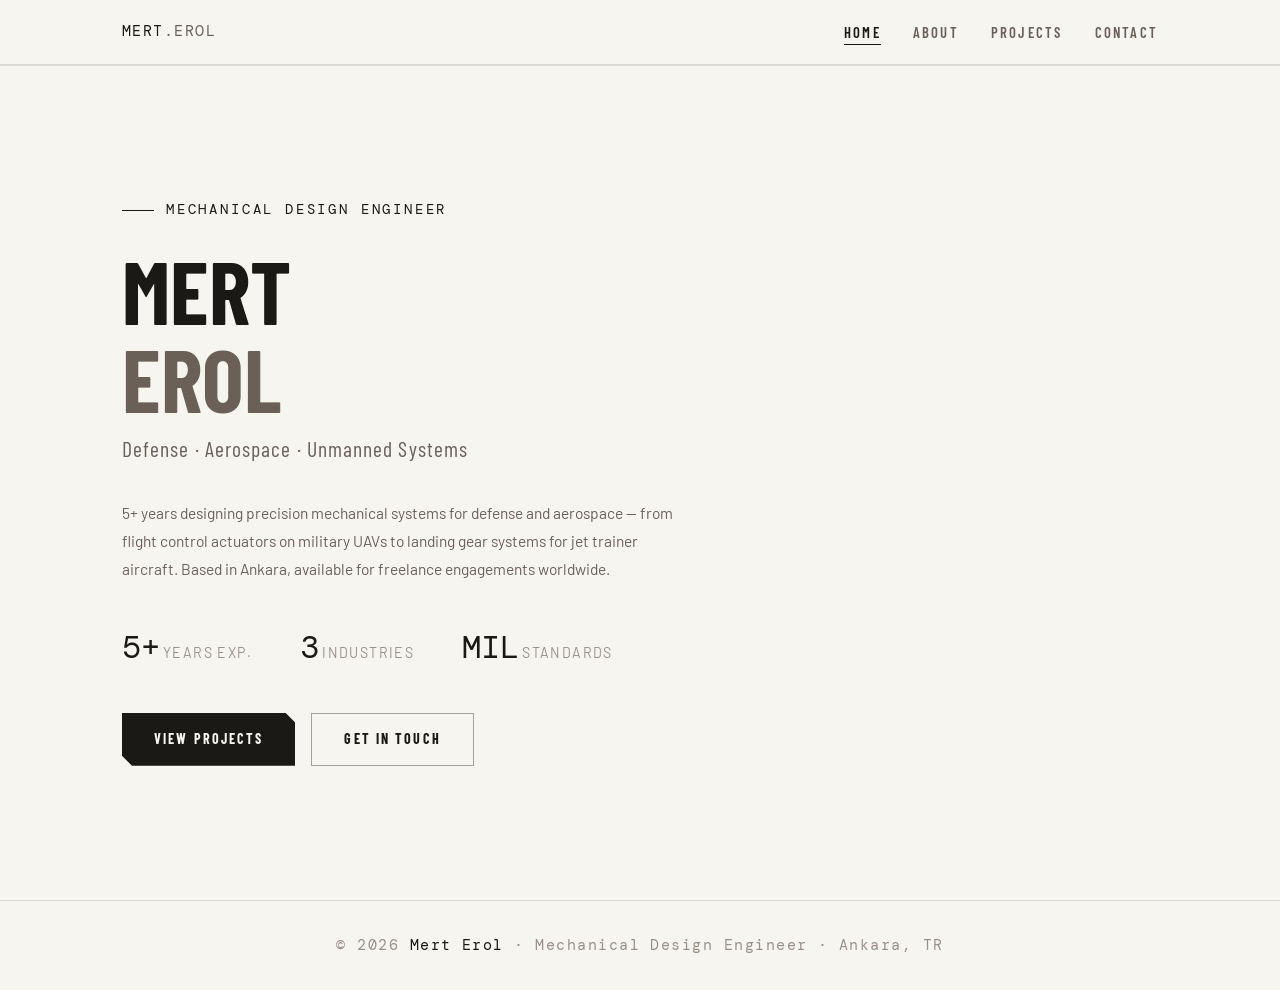
<file: index.html>
<!DOCTYPE html>
<html lang="en">
<head>
  <meta charset="UTF-8">
  <meta name="viewport" content="width=device-width, initial-scale=1.0">
  <title>Mert Erol — Mechanical Design Engineer</title>
  <link rel="stylesheet" href="style.css">
</head>
<body class="page-home">

  <header>
    <div class="nav-inner">
      <a href="index.html" class="nav-logo">MERT<span>.EROL</span></a>
      <nav>
        <ul id="nav-menu">
          <li><a href="index.html" class="active">Home</a></li>
          <li><a href="about.html">About</a></li>
          <li><a href="projects.html">Projects</a></li>
          <li><a href="contact.html">Contact</a></li>
        </ul>
      </nav>
      <button class="hamburger" id="hamburger" aria-label="Menu">
        <span></span><span></span><span></span>
      </button>
    </div>
  </header>

  <div class="page-wrapper">
    <section class="hero">
      <div class="hero-content">
        <div class="hero-tag">Mechanical Design Engineer</div>
        <h1>MERT<br><span class="accent">EROL</span></h1>
        <p class="hero-subtitle">Defense · Aerospace · Unmanned Systems</p>
        <p class="hero-desc">
          5+ years designing precision mechanical systems for defense and aerospace — from flight control actuators on military UAVs to landing gear systems for jet trainer aircraft. Based in Ankara, available for freelance engagements worldwide.
        </p>
        <div class="hero-stats">
          <div class="stat-item">
            <span class="stat-number">5+</span>
            <span class="stat-label">Years Exp.</span>
          </div>
          <div class="stat-item">
            <span class="stat-number">3</span>
            <span class="stat-label">Industries</span>
          </div>
          <div class="stat-item">
            <span class="stat-number">MIL</span>
            <span class="stat-label">Standards</span>
          </div>
        </div>
        <div class="hero-cta">
          <a href="projects.html" class="btn-primary">View Projects</a>
          <a href="contact.html" class="btn-secondary">Get In Touch</a>
        </div>
      </div>
    </section>
  </div>

  <footer>
    <p>© 2026 <span>Mert Erol</span> · Mechanical Design Engineer · Ankara, TR</p>
  </footer>

  <script>
    const hamburger = document.getElementById('hamburger');
    const menu = document.getElementById('nav-menu');
    hamburger.addEventListener('click', () => menu.classList.toggle('open'));
  </script>
</body>
</html>
</file>
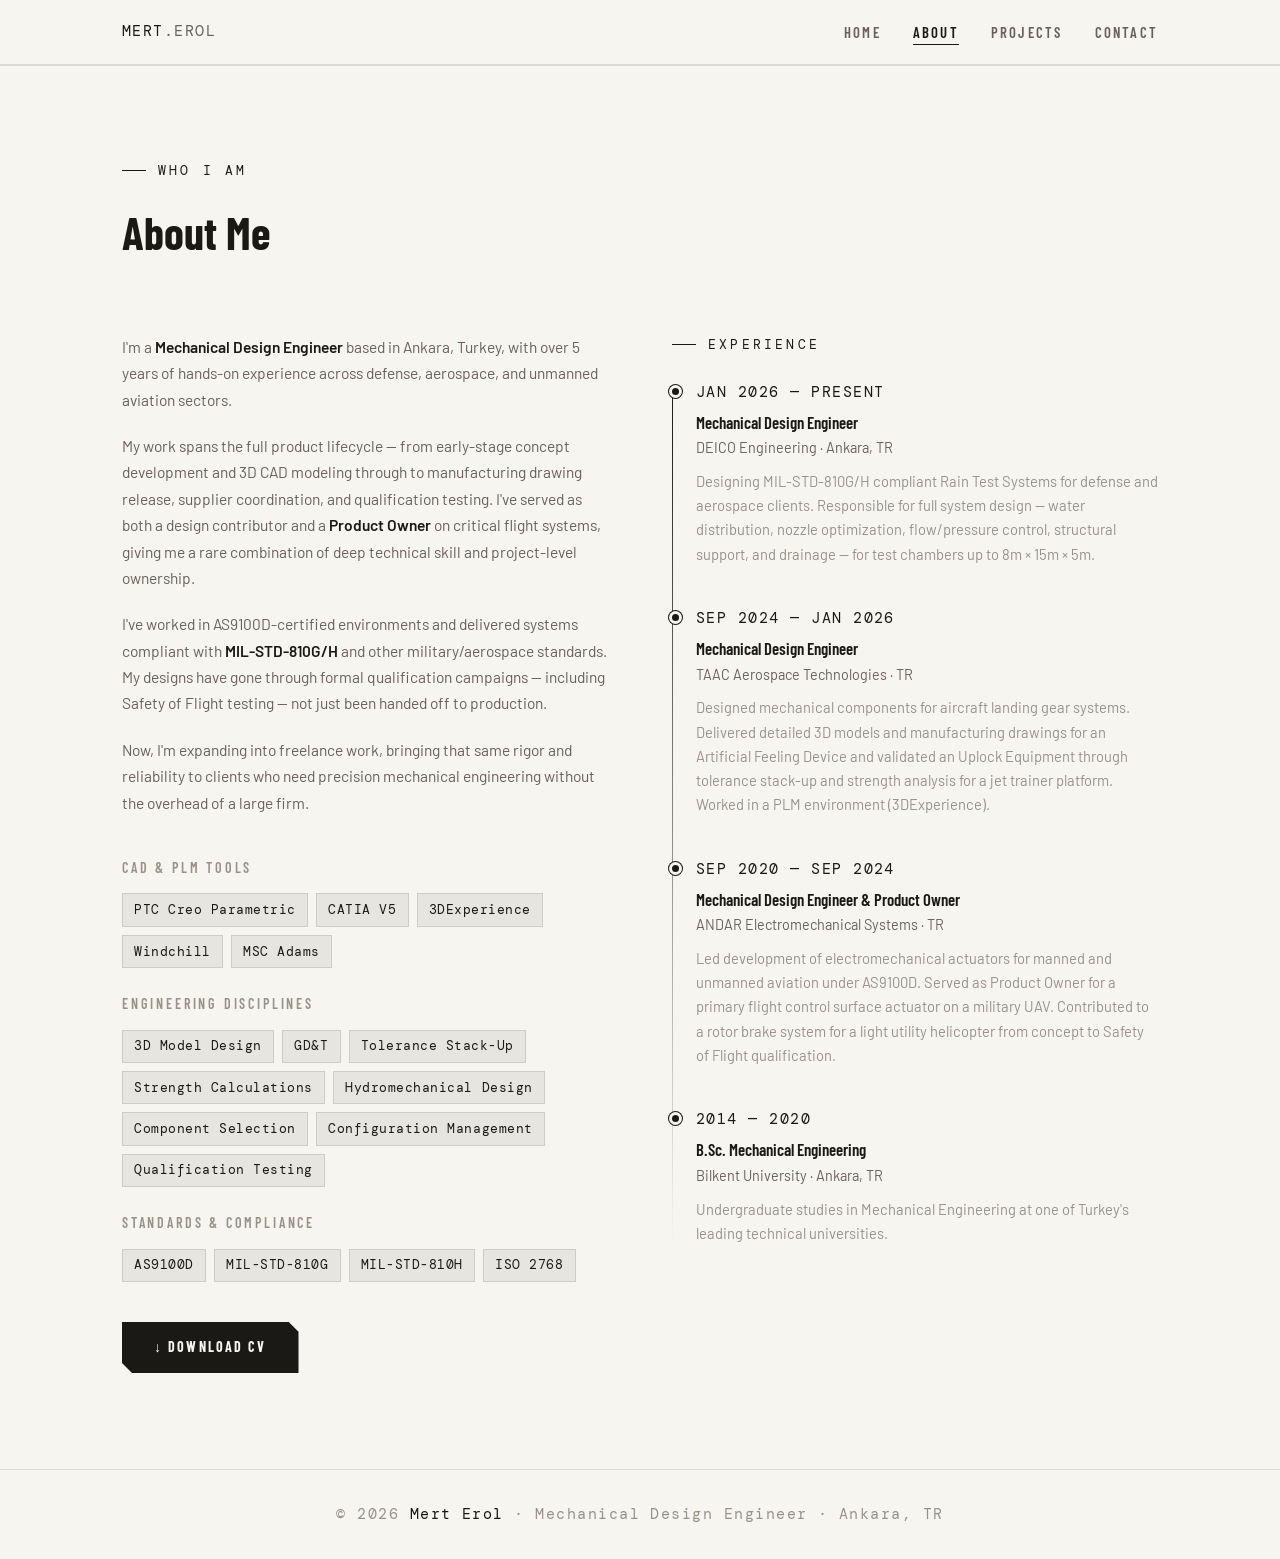
<file: about.html>
<!DOCTYPE html>
<html lang="en">
<head>
  <meta charset="UTF-8">
  <meta name="viewport" content="width=device-width, initial-scale=1.0">
  <title>About — Mert Erol</title>
  <link rel="stylesheet" href="style.css">
</head>
<body class="page-about">

  <header>
    <div class="nav-inner">
      <a href="index.html" class="nav-logo">MERT<span>.EROL</span></a>
      <nav>
        <ul id="nav-menu">
          <li><a href="index.html">Home</a></li>
          <li><a href="about.html" class="active">About</a></li>
          <li><a href="projects.html">Projects</a></li>
          <li><a href="contact.html">Contact</a></li>
        </ul>
      </nav>
      <button class="hamburger" id="hamburger" aria-label="Menu">
        <span></span><span></span><span></span>
      </button>
    </div>
  </header>

  <div class="page-wrapper">
    <div class="section">
      <div class="section-header">
        <div class="section-tag">Who I Am</div>
        <h1 class="section-title">About Me</h1>
      </div>

      <div class="about-grid">
        <!-- Left: Bio + Skills -->
        <div>
          <div class="about-text">
            <p>
              I'm a <strong>Mechanical Design Engineer</strong> based in Ankara, Turkey, with over 5 years of hands-on experience across defense, aerospace, and unmanned aviation sectors.
            </p>
            <p>
              My work spans the full product lifecycle — from early-stage concept development and 3D CAD modeling through to manufacturing drawing release, supplier coordination, and qualification testing. I've served as both a design contributor and a <strong>Product Owner</strong> on critical flight systems, giving me a rare combination of deep technical skill and project-level ownership.
            </p>
            <p>
              I've worked in AS9100D-certified environments and delivered systems compliant with <strong>MIL-STD-810G/H</strong> and other military/aerospace standards. My designs have gone through formal qualification campaigns — including Safety of Flight testing — not just been handed off to production.
            </p>
            <p>
              Now, I'm expanding into freelance work, bringing that same rigor and reliability to clients who need precision mechanical engineering without the overhead of a large firm.
            </p>
          </div>

          <div class="skills-block">
            <h3>CAD & PLM Tools</h3>
            <div class="skill-tags">
              <span class="skill-tag">PTC Creo Parametric</span>
              <span class="skill-tag">CATIA V5</span>
              <span class="skill-tag">3DExperience</span>
              <span class="skill-tag">Windchill</span>
              <span class="skill-tag">MSC Adams</span>
            </div>
          </div>

          <div class="skills-block" style="margin-top:1.5rem">
            <h3>Engineering Disciplines</h3>
            <div class="skill-tags">
              <span class="skill-tag">3D Model Design</span>
              <span class="skill-tag">GD&T</span>
              <span class="skill-tag">Tolerance Stack-Up</span>
              <span class="skill-tag">Strength Calculations</span>
              <span class="skill-tag">Hydromechanical Design</span>
              <span class="skill-tag">Component Selection</span>
              <span class="skill-tag">Configuration Management</span>
              <span class="skill-tag">Qualification Testing</span>
            </div>
          </div>

          <div class="skills-block" style="margin-top:1.5rem">
            <h3>Standards & Compliance</h3>
            <div class="skill-tags">
              <span class="skill-tag">AS9100D</span>
              <span class="skill-tag">MIL-STD-810G</span>
              <span class="skill-tag">MIL-STD-810H</span>
              <span class="skill-tag">ISO 2768</span>
            </div>
          </div>

          <div style="margin-top:2.5rem">
            <a href="resume.pdf" download class="btn-primary">↓ Download CV</a>
          </div>
        </div>

        <!-- Right: Experience Timeline -->
        <div>
          <div class="section-tag" style="margin-bottom:1.5rem">Experience</div>
          <div class="timeline">

            <div class="timeline-item">
              <div class="timeline-date">JAN 2026 — PRESENT</div>
              <div class="timeline-role">Mechanical Design Engineer</div>
              <div class="timeline-company">DEICO Engineering · Ankara, TR</div>
              <div class="timeline-desc">
                Designing MIL-STD-810G/H compliant Rain Test Systems for defense and aerospace clients. Responsible for full system design — water distribution, nozzle optimization, flow/pressure control, structural support, and drainage — for test chambers up to 8m × 15m × 5m.
              </div>
            </div>

            <div class="timeline-item">
              <div class="timeline-date">SEP 2024 — JAN 2026</div>
              <div class="timeline-role">Mechanical Design Engineer</div>
              <div class="timeline-company">TAAC Aerospace Technologies · TR</div>
              <div class="timeline-desc">
                Designed mechanical components for aircraft landing gear systems. Delivered detailed 3D models and manufacturing drawings for an Artificial Feeling Device and validated an Uplock Equipment through tolerance stack-up and strength analysis for a jet trainer platform. Worked in a PLM environment (3DExperience).
              </div>
            </div>

            <div class="timeline-item">
              <div class="timeline-date">SEP 2020 — SEP 2024</div>
              <div class="timeline-role">Mechanical Design Engineer & Product Owner</div>
              <div class="timeline-company">ANDAR Electromechanical Systems · TR</div>
              <div class="timeline-desc">
                Led development of electromechanical actuators for manned and unmanned aviation under AS9100D. Served as Product Owner for a primary flight control surface actuator on a military UAV. Contributed to a rotor brake system for a light utility helicopter from concept to Safety of Flight qualification.
              </div>
            </div>

            <div class="timeline-item">
              <div class="timeline-date">2014 — 2020</div>
              <div class="timeline-role">B.Sc. Mechanical Engineering</div>
              <div class="timeline-company">Bilkent University · Ankara, TR</div>
              <div class="timeline-desc">
                Undergraduate studies in Mechanical Engineering at one of Turkey's leading technical universities.
              </div>
            </div>

          </div>
        </div>
      </div>
    </div>
  </div>

  <footer>
    <p>© 2026 <span>Mert Erol</span> · Mechanical Design Engineer · Ankara, TR</p>
  </footer>

  <script>
    const hamburger = document.getElementById('hamburger');
    const menu = document.getElementById('nav-menu');
    hamburger.addEventListener('click', () => menu.classList.toggle('open'));
  </script>
</body>
</html>
</file>
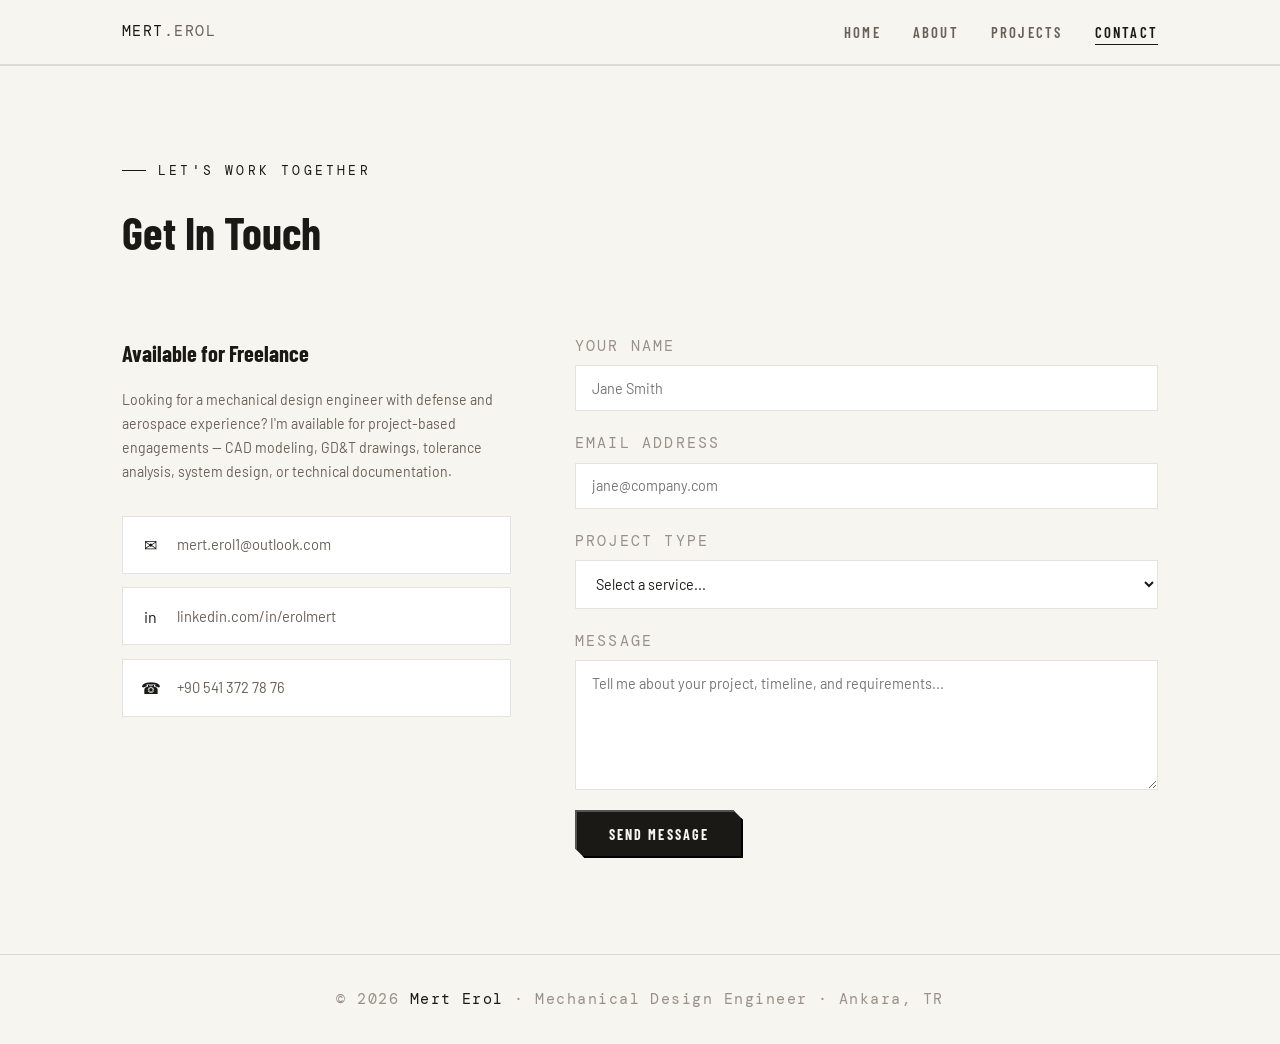
<file: contact.html>
<!DOCTYPE html>
<html lang="en">
<head>
  <meta charset="UTF-8">
  <meta name="viewport" content="width=device-width, initial-scale=1.0">
  <title>Contact — Mert Erol</title>
  <link rel="stylesheet" href="style.css">
</head>
<body class="page-contact">

  <header>
    <div class="nav-inner">
      <a href="index.html" class="nav-logo">MERT<span>.EROL</span></a>
      <nav>
        <ul id="nav-menu">
          <li><a href="index.html">Home</a></li>
          <li><a href="about.html">About</a></li>
          <li><a href="projects.html">Projects</a></li>
          <li><a href="contact.html" class="active">Contact</a></li>
        </ul>
      </nav>
      <button class="hamburger" id="hamburger" aria-label="Menu">
        <span></span><span></span><span></span>
      </button>
    </div>
  </header>

  <div class="page-wrapper">
    <div class="section">
      <div class="section-header">
        <div class="section-tag">Let's Work Together</div>
        <h1 class="section-title">Get In Touch</h1>
      </div>

      <div class="contact-grid">

        <div class="contact-info">
          <h3>Available for Freelance</h3>
          <p>
            Looking for a mechanical design engineer with defense and aerospace experience? I'm available for project-based engagements — CAD modeling, GD&T drawings, tolerance analysis, system design, or technical documentation.
          </p>
          <div class="contact-links">
            <a href="mailto:mert.erol1@outlook.com" class="contact-link">
              <span class="contact-link-icon">✉</span>
              mert.erol1@outlook.com
            </a>
            <a href="https://www.linkedin.com/in/erolmert" target="_blank" class="contact-link">
              <span class="contact-link-icon">in</span>
              linkedin.com/in/erolmert
            </a>
            <a href="tel:+905413727876" class="contact-link">
              <span class="contact-link-icon">☎</span>
              +90 541 372 78 76
            </a>
          </div>
        </div>

        <form class="contact-form" action="https://formspree.io/f/xqeyganp" method="POST">
          <div class="form-group">
            <label for="name">Your Name</label>
            <input type="text" id="name" name="name" placeholder="Jane Smith" required>
          </div>
          <div class="form-group">
            <label for="email">Email Address</label>
            <input type="email" id="email" name="email" placeholder="jane@company.com" required>
          </div>
          <div class="form-group">
            <label for="service">Project Type</label>
            <select id="service" name="service">
              <option value="">Select a service...</option>
              <option value="cad">3D CAD Modeling</option>
              <option value="drawings">Manufacturing Drawings & GD&T</option>
              <option value="analysis">Tolerance / Stress Analysis</option>
              <option value="system">System Design</option>
              <option value="documentation">Technical Documentation</option>
              <option value="other">Other</option>
            </select>
          </div>
          <div class="form-group">
            <label for="message">Message</label>
            <textarea id="message" name="message" placeholder="Tell me about your project, timeline, and requirements..." required></textarea>
          </div>
          <button type="submit" class="btn-primary" style="width:fit-content">Send Message</button>
        </form>

      </div>
    </div>
  </div>

  <footer>
    <p>© 2026 <span>Mert Erol</span> · Mechanical Design Engineer · Ankara, TR</p>
  </footer>

  <script>
    const hamburger = document.getElementById('hamburger');
    const menu = document.getElementById('nav-menu');
    hamburger.addEventListener('click', () => menu.classList.toggle('open'));
  </script>
</body>
</html>
</file>
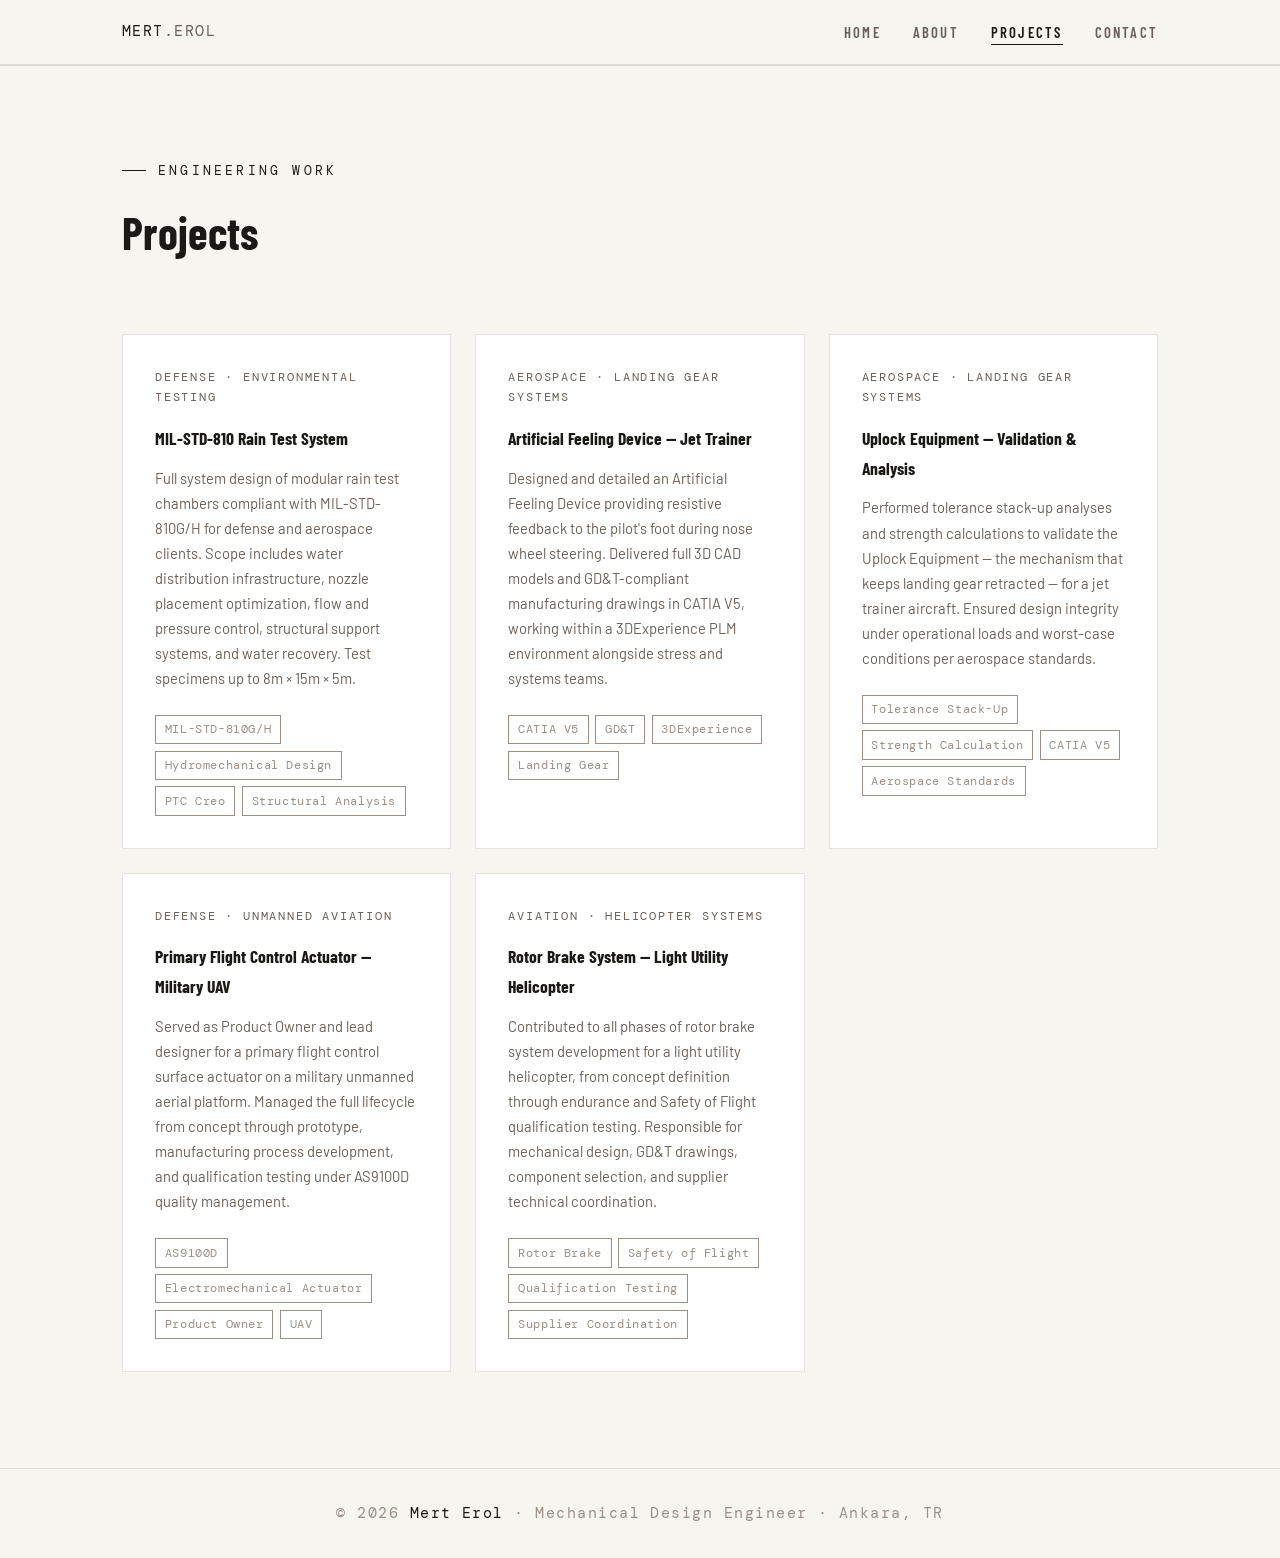
<file: projects.html>
<!DOCTYPE html>
<html lang="en">
<head>
  <meta charset="UTF-8">
  <meta name="viewport" content="width=device-width, initial-scale=1.0">
  <title>Projects — Mert Erol</title>
  <link rel="stylesheet" href="style.css">
</head>
<body class="page-projects">

  <header>
    <div class="nav-inner">
      <a href="index.html" class="nav-logo">MERT<span>.EROL</span></a>
      <nav>
        <ul id="nav-menu">
          <li><a href="index.html">Home</a></li>
          <li><a href="about.html">About</a></li>
          <li><a href="projects.html" class="active">Projects</a></li>
          <li><a href="contact.html">Contact</a></li>
        </ul>
      </nav>
      <button class="hamburger" id="hamburger" aria-label="Menu">
        <span></span><span></span><span></span>
      </button>
    </div>
  </header>

  <div class="page-wrapper">
    <div class="section">
      <div class="section-header">
        <div class="section-tag">Engineering Work</div>
        <h1 class="section-title">Projects</h1>
      </div>

      <div class="projects-grid">

        <div class="project-card">
          <div class="project-tag">Defense · Environmental Testing</div>
          <h3>MIL-STD-810 Rain Test System</h3>
          <p>
            Full system design of modular rain test chambers compliant with MIL-STD-810G/H for defense and aerospace clients. Scope includes water distribution infrastructure, nozzle placement optimization, flow and pressure control, structural support systems, and water recovery. Test specimens up to 8m × 15m × 5m.
          </p>
          <div class="project-badges">
            <span class="badge">MIL-STD-810G/H</span>
            <span class="badge">Hydromechanical Design</span>
            <span class="badge">PTC Creo</span>
            <span class="badge">Structural Analysis</span>
          </div>
        </div>

        <div class="project-card">
          <div class="project-tag">Aerospace · Landing Gear Systems</div>
          <h3>Artificial Feeling Device — Jet Trainer</h3>
          <p>
            Designed and detailed an Artificial Feeling Device providing resistive feedback to the pilot's foot during nose wheel steering. Delivered full 3D CAD models and GD&T-compliant manufacturing drawings in CATIA V5, working within a 3DExperience PLM environment alongside stress and systems teams.
          </p>
          <div class="project-badges">
            <span class="badge">CATIA V5</span>
            <span class="badge">GD&T</span>
            <span class="badge">3DExperience</span>
            <span class="badge">Landing Gear</span>
          </div>
        </div>

        <div class="project-card">
          <div class="project-tag">Aerospace · Landing Gear Systems</div>
          <h3>Uplock Equipment — Validation & Analysis</h3>
          <p>
            Performed tolerance stack-up analyses and strength calculations to validate the Uplock Equipment — the mechanism that keeps landing gear retracted — for a jet trainer aircraft. Ensured design integrity under operational loads and worst-case conditions per aerospace standards.
          </p>
          <div class="project-badges">
            <span class="badge">Tolerance Stack-Up</span>
            <span class="badge">Strength Calculation</span>
            <span class="badge">CATIA V5</span>
            <span class="badge">Aerospace Standards</span>
          </div>
        </div>

        <div class="project-card">
          <div class="project-tag">Defense · Unmanned Aviation</div>
          <h3>Primary Flight Control Actuator — Military UAV</h3>
          <p>
            Served as Product Owner and lead designer for a primary flight control surface actuator on a military unmanned aerial platform. Managed the full lifecycle from concept through prototype, manufacturing process development, and qualification testing under AS9100D quality management.
          </p>
          <div class="project-badges">
            <span class="badge">AS9100D</span>
            <span class="badge">Electromechanical Actuator</span>
            <span class="badge">Product Owner</span>
            <span class="badge">UAV</span>
          </div>
        </div>

        <div class="project-card">
          <div class="project-tag">Aviation · Helicopter Systems</div>
          <h3>Rotor Brake System — Light Utility Helicopter</h3>
          <p>
            Contributed to all phases of rotor brake system development for a light utility helicopter, from concept definition through endurance and Safety of Flight qualification testing. Responsible for mechanical design, GD&T drawings, component selection, and supplier technical coordination.
          </p>
          <div class="project-badges">
            <span class="badge">Rotor Brake</span>
            <span class="badge">Safety of Flight</span>
            <span class="badge">Qualification Testing</span>
            <span class="badge">Supplier Coordination</span>
          </div>
        </div>

      </div>
    </div>
  </div>

  <footer>
    <p>© 2026 <span>Mert Erol</span> · Mechanical Design Engineer · Ankara, TR</p>
  </footer>

  <script>
    const hamburger = document.getElementById('hamburger');
    const menu = document.getElementById('nav-menu');
    hamburger.addEventListener('click', () => menu.classList.toggle('open'));
  </script>
</body>
</html>
</file>
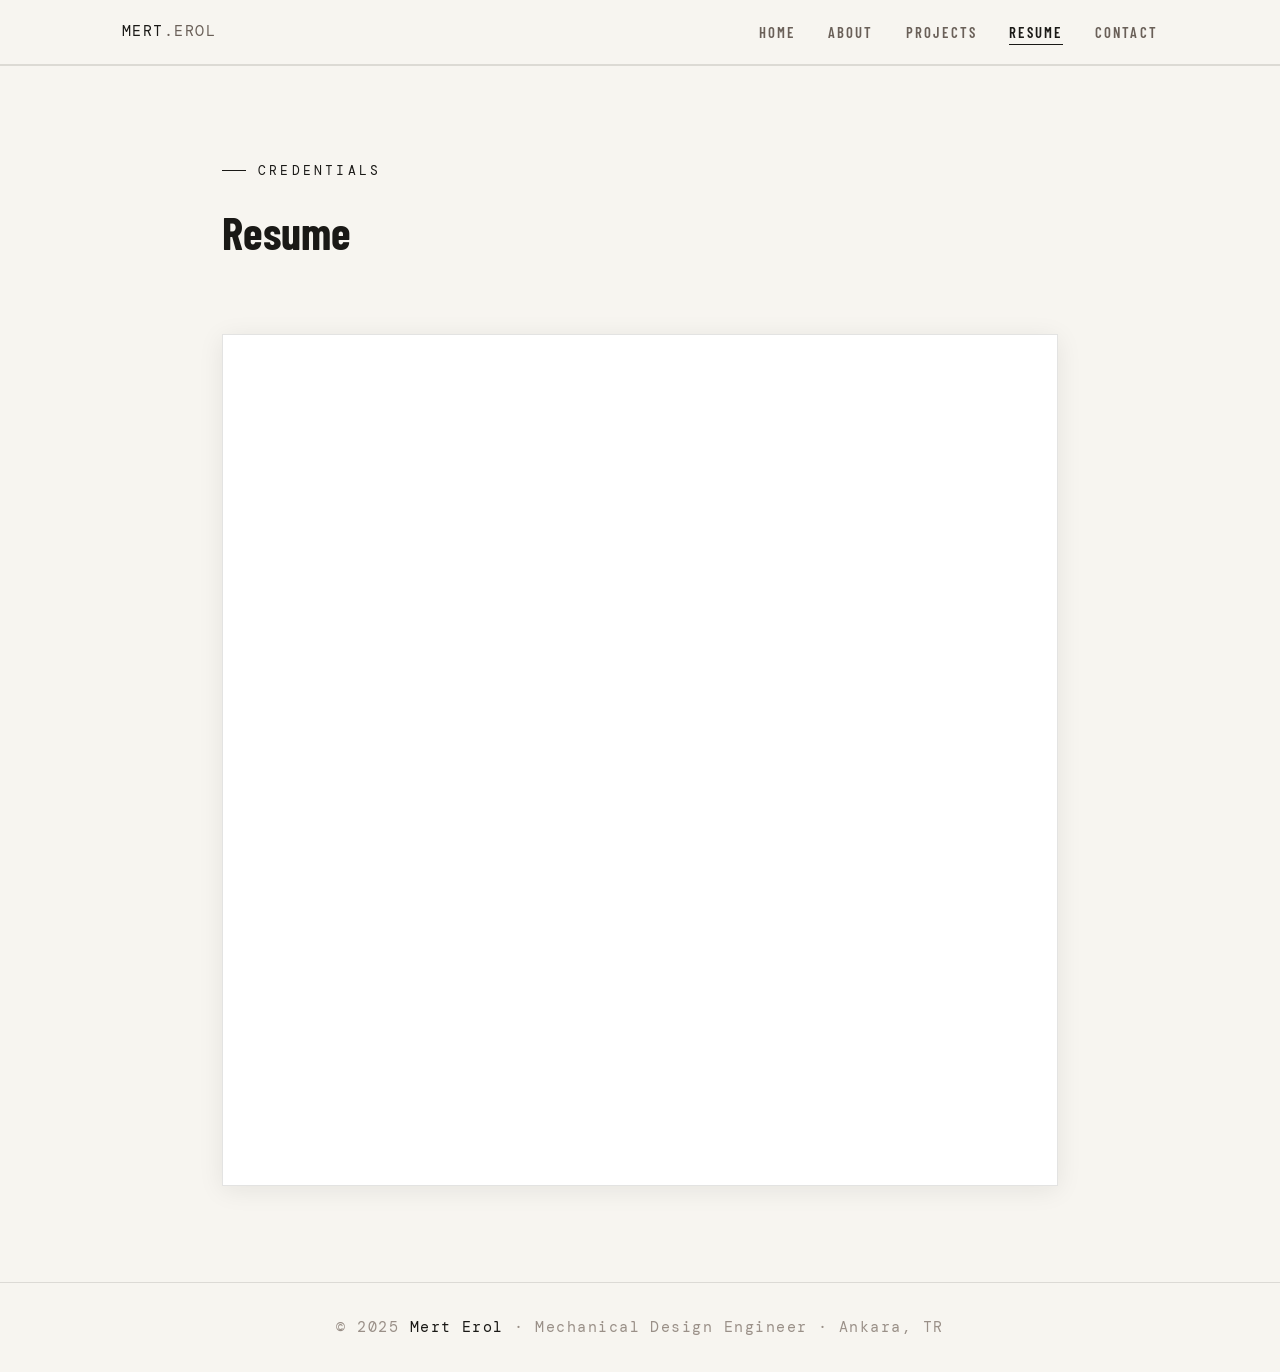
<file: resume.html>
<!DOCTYPE html>
<html lang="en">
<head>
  <meta charset="UTF-8">
  <meta name="viewport" content="width=device-width, initial-scale=1.0">
  <title>Resume — Mert Erol</title>
  <link rel="stylesheet" href="style.css">
</head>
<body class="page-resume">

  <header>
    <div class="nav-inner">
      <a href="index.html" class="nav-logo">MERT<span>.EROL</span></a>
      <nav>
        <ul id="nav-menu">
          <li><a href="index.html">Home</a></li>
          <li><a href="about.html">About</a></li>
          <li><a href="projects.html">Projects</a></li>
          <li><a href="resume.html" class="active">Resume</a></li>
          <li><a href="contact.html">Contact</a></li>
        </ul>
      </nav>
      <button class="hamburger" id="hamburger" aria-label="Menu">
        <span></span><span></span><span></span>
      </button>
    </div>
  </header>

  <div class="page-wrapper">
    <div class="resume-section">
      <div class="section-header">
        <div class="section-tag">Credentials</div>
        <h1 class="section-title">Resume</h1>
      </div>
      <div class="pdf-container">
        <iframe src="resume.pdf" title="Mert Erol Resume"></iframe>
      </div>
    </div>
  </div>

  <footer>
    <p>© 2025 <span>Mert Erol</span> · Mechanical Design Engineer · Ankara, TR</p>
  </footer>

  <script>
    const hamburger = document.getElementById('hamburger');
    const menu = document.getElementById('nav-menu');
    hamburger.addEventListener('click', () => menu.classList.toggle('open'));
  </script>
</body>
</html>
</file>
<file: style.css>
@import url('https://fonts.googleapis.com/css2?family=DM+Mono:ital,wght@0,400;0,500&family=Barlow:wght@300;400;500;600;700&family=Barlow+Condensed:wght@400;600;700&display=swap');

:root {
  --bg-primary: #f7f5f0;
  --bg-secondary: #ede9e2;
  --bg-card: #ffffff;
  --bg-card-hover: #faf9f6;
  --accent: #1a1916;
  --accent-dim: rgba(26, 25, 22, 0.07);
  --accent-secondary: #6a6058;
  --text-primary: #1a1916;
  --text-secondary: #6a6058;
  --text-muted: #9a9088;
  --border: rgba(26, 25, 22, 0.12);
  --border-hover: rgba(26, 25, 22, 0.38);
  --font-mono: 'DM Mono', monospace;
  --font-body: 'Barlow', sans-serif;
  --font-display: 'Barlow Condensed', sans-serif;
}

* { margin: 0; padding: 0; box-sizing: border-box; }
html { scroll-behavior: smooth; }

body {
  background-color: var(--bg-primary);
  color: var(--text-primary);
  font-family: var(--font-body);
  line-height: 1.7;
  overflow-x: hidden;
}

::-webkit-scrollbar { width: 4px; }
::-webkit-scrollbar-track { background: #ede9e2; }
::-webkit-scrollbar-thumb { background: #9a9088; border-radius: 2px; }






/* ─── HEADER / NAV ─── */
header {
  position: fixed;
  top: 0; left: 0; right: 0;
  z-index: 100;
  background: rgba(247, 245, 240, 0.92);
  backdrop-filter: blur(16px);
  box-shadow: 0 1px 0 var(--border);
  border-bottom: 1px solid var(--border);
}

.nav-inner {
  max-width: 1100px;
  margin: 0 auto;
  padding: 0 2rem;
  height: 64px;
  display: flex;
  align-items: center;
  justify-content: space-between;
}

.nav-logo {
  font-family: var(--font-mono);
  font-size: 0.92rem;
  color: var(--accent);
  letter-spacing: 0.1em;
  text-decoration: none;
}

.nav-logo span { color: var(--text-secondary); }

nav ul {
  display: flex;
  list-style: none;
  gap: 2rem;
}

nav ul li a {
  font-family: var(--font-display);
  font-size: 0.92rem;
  font-weight: 600;
  letter-spacing: 0.15em;
  text-transform: uppercase;
  color: var(--text-secondary);
  text-decoration: none;
  transition: color 0.2s;
  position: relative;
}

nav ul li a::after {
  content: '';
  position: absolute;
  bottom: -4px; left: 0;
  width: 0; height: 1px;
  background: var(--accent);
  transition: width 0.25s;
}

nav ul li a:hover,
nav ul li a.active { color: var(--accent); }
nav ul li a:hover::after,
nav ul li a.active::after { width: 100%; }

.hamburger {
  display: none;
  flex-direction: column;
  gap: 5px;
  cursor: pointer;
  background: none;
  border: none;
  padding: 4px;
}

.hamburger span {
  display: block;
  width: 24px; height: 2px;
  background: var(--accent);
  transition: all 0.3s;
}

/* ─── PAGE WRAPPER ─── */
.page-wrapper {
  position: relative;
  z-index: 1;
  padding-top: 64px;
}

/* ─── HERO ─── */
.hero {
  min-height: calc(100vh - 64px);
  display: flex;
  align-items: center;
  padding: 4rem 2rem;
  max-width: 1100px;
  margin: 0 auto;
}

.hero-content { max-width: 700px; }

.hero-tag {
  font-family: var(--font-mono);
  font-size: 0.88rem;
  color: var(--accent);
  letter-spacing: 0.2em;
  text-transform: uppercase;
  margin-bottom: 1.5rem;
  display: flex;
  align-items: center;
  gap: 0.75rem;
}

.hero-tag::before {
  content: '';
  display: block;
  width: 32px; height: 1px;
  background: var(--accent);
}

.hero h1 {
  font-family: var(--font-display);
  font-size: clamp(3rem, 7vw, 5.5rem);
  font-weight: 700;
  line-height: 1.0;
  margin-bottom: 0.5rem;
}

.hero h1 .accent { color: var(--accent-secondary); }

.hero-subtitle {
  font-family: var(--font-display);
  font-size: clamp(1rem, 2.5vw, 1.35rem);
  font-weight: 400;
  color: var(--text-secondary);
  letter-spacing: 0.05em;
  margin-bottom: 2rem;
}

.hero-desc {
  font-size: 0.97rem;
  color: var(--text-secondary);
  max-width: 560px;
  margin-bottom: 3rem;
  line-height: 1.8;
}

.hero-stats {
  display: flex;
  gap: 3rem;
  margin-bottom: 3rem;
}

.stat-number {
  font-family: var(--font-mono);
  font-size: 2rem;
  color: var(--accent);
  line-height: 1;
}

.stat-label {
  font-size: 0.88rem;
  color: var(--text-muted);
  letter-spacing: 0.1em;
  text-transform: uppercase;
  margin-top: 0.3rem;
}

.hero-cta {
  display: flex;
  gap: 1rem;
  flex-wrap: wrap;
}

.btn-primary {
  display: inline-flex;
  align-items: center;
  gap: 0.5rem;
  padding: 0.85rem 2rem;
  background: var(--accent);
  color: #f7f5f0;
  font-family: var(--font-display);
  font-weight: 700;
  font-size: 0.88rem;
  letter-spacing: 0.15em;
  text-transform: uppercase;
  text-decoration: none;
  transition: all 0.2s;
  clip-path: polygon(0 0, calc(100% - 10px) 0, 100% 10px, 100% 100%, 10px 100%, 0 calc(100% - 10px));
}

.btn-primary:hover {
  background: #3a3530;
  transform: translateY(-2px);
  box-shadow: 0 8px 24px rgba(26,25,22,0.18);
}

.btn-secondary {
  display: inline-flex;
  align-items: center;
  gap: 0.5rem;
  padding: 0.85rem 2rem;
  background: transparent;
  color: var(--accent);
  font-family: var(--font-display);
  font-weight: 700;
  font-size: 0.88rem;
  letter-spacing: 0.15em;
  text-transform: uppercase;
  text-decoration: none;
  border: 1px solid var(--border-hover);
  transition: all 0.2s;
}

.btn-secondary:hover {
  background: var(--accent-dim);
  border-color: var(--accent);
}

/* ─── SECTION ─── */
.section {
  max-width: 1100px;
  margin: 0 auto;
  padding: 6rem 2rem;
}

.section-header { margin-bottom: 4rem; }

.section-tag {
  font-family: var(--font-mono);
  font-size: 0.8rem;
  color: var(--accent);
  letter-spacing: 0.25em;
  text-transform: uppercase;
  margin-bottom: 0.75rem;
  display: flex;
  align-items: center;
  gap: 0.75rem;
}

.section-tag::before {
  content: '';
  width: 24px; height: 1px;
  background: var(--accent);
  display: block;
}

.section-title {
  font-family: var(--font-display);
  font-size: clamp(1.8rem, 4vw, 2.8rem);
  font-weight: 700;
  color: var(--text-primary);
}

/* ─── ABOUT ─── */
.about-grid {
  display: grid;
  grid-template-columns: 1fr 1fr;
  gap: 4rem;
  align-items: start;
}

.about-text p {
  color: var(--text-secondary);
  margin-bottom: 1.25rem;
  font-size: 0.97rem;
}

.about-text p strong { color: var(--accent); font-weight: 600; }

.skills-block { margin-top: 2.5rem; }

.skills-block h3 {
  font-family: var(--font-display);
  font-size: 0.88rem;
  font-weight: 600;
  letter-spacing: 0.2em;
  text-transform: uppercase;
  color: var(--text-muted);
  margin-bottom: 0.85rem;
}

.skill-tags { display: flex; flex-wrap: wrap; gap: 0.5rem; }

.skill-tag {
  font-family: var(--font-mono);
  font-size: 0.8rem;
  padding: 0.3rem 0.7rem;
  background: var(--accent-dim);
  border: 1px solid var(--border);
  color: var(--accent);
  letter-spacing: 0.04em;
  transition: all 0.2s;
}

.skill-tag:hover {
  border-color: var(--accent);
  background: rgba(0,212,255,0.18);
}

/* Timeline */
.timeline { position: relative; padding-left: 1.5rem; }

.timeline::before {
  content: '';
  position: absolute;
  left: 0; top: 8px; bottom: 0;
  width: 1px;
  background: linear-gradient(to bottom, var(--accent), transparent);
}

.timeline-item { position: relative; margin-bottom: 2.5rem; }

.timeline-item::before {
  content: '';
  position: absolute;
  left: -1.5rem; top: 8px;
  width: 7px; height: 7px;
  background: var(--accent);
  border-radius: 50%;
  box-shadow: 0 0 0 3px var(--bg-primary), 0 0 0 4px var(--accent);
}

.timeline-date {
  font-family: var(--font-mono);
  font-size: 0.92rem;
  color: var(--accent);
  letter-spacing: 0.1em;
  margin-bottom: 0.2rem;
}

.timeline-role {
  font-family: var(--font-display);
  font-size: 1.05rem;
  font-weight: 600;
  color: var(--text-primary);
}

.timeline-company {
  font-size: 0.9rem;
  color: var(--text-secondary);
  margin-bottom: 0.5rem;
}

.timeline-desc {
  font-size: 0.92rem;
  color: var(--text-muted);
  line-height: 1.65;
}

/* ─── PROJECTS ─── */
.projects-grid {
  display: grid;
  grid-template-columns: repeat(auto-fill, minmax(320px, 1fr));
  gap: 1.5rem;
}

.project-card {
  background: var(--bg-card);
  border: 1px solid var(--border);
  padding: 2rem;
  transition: all 0.3s;
  position: relative;
  overflow: hidden;
}

.project-card::before {
  content: '';
  position: absolute;
  top: 0; left: 0; right: 0;
  height: 2px;
  background: linear-gradient(90deg, var(--accent), transparent);
  transform: scaleX(0);
  transform-origin: left;
  transition: transform 0.3s;
}

.project-card:hover {
  border-color: var(--border-hover);
  background: var(--bg-card-hover);
  transform: translateY(-4px);
  box-shadow: 0 16px 40px rgba(0,0,0,0.4);
}

.project-card:hover::before { transform: scaleX(1); }

.project-tag {
  font-family: var(--font-mono);
  font-size: 0.75rem;
  color: var(--accent-secondary);
  letter-spacing: 0.15em;
  text-transform: uppercase;
  margin-bottom: 1rem;
}

.project-card h3 {
  font-family: var(--font-display);
  font-size: 1.1rem;
  font-weight: 700;
  color: var(--text-primary);
  margin-bottom: 0.75rem;
}

.project-card p {
  font-size: 0.92rem;
  color: var(--text-secondary);
  line-height: 1.7;
  margin-bottom: 1.5rem;
}

.project-badges { display: flex; flex-wrap: wrap; gap: 0.4rem; }

.badge {
  font-family: var(--font-mono);
  font-size: 0.75rem;
  padding: 0.22rem 0.55rem;
  border: 1px solid var(--text-muted);
  color: var(--text-muted);
  letter-spacing: 0.05em;
}

/* ─── RESUME ─── */
.resume-section {
  max-width: 900px;
  margin: 0 auto;
  padding: 6rem 2rem;
}

.pdf-container {
  border: 1px solid var(--border);
  box-shadow: 0 4px 24px rgba(26,25,22,0.08);
  margin-top: 2rem;
  background: var(--bg-card);
}

.pdf-container iframe {
  display: block;
  width: 100%;
  height: 850px;
  border: none;
}

/* ─── CONTACT ─── */
.contact-grid {
  display: grid;
  grid-template-columns: 1fr 1.5fr;
  gap: 4rem;
  align-items: start;
}

.contact-info h3 {
  font-family: var(--font-display);
  font-size: 1.4rem;
  font-weight: 700;
  color: var(--text-primary);
  margin-bottom: 1rem;
}

.contact-info p {
  font-size: 0.88rem;
  color: var(--text-secondary);
  margin-bottom: 2rem;
  line-height: 1.7;
}

.contact-links { display: flex; flex-direction: column; gap: 0.85rem; }

.contact-link {
  display: flex;
  align-items: center;
  gap: 1rem;
  padding: 0.9rem 1.1rem;
  background: var(--bg-card);
  border: 1px solid var(--border);
  text-decoration: none;
  transition: all 0.25s;
  color: var(--text-secondary);
  font-size: 0.92rem;
}

.contact-link:hover {
  border-color: var(--accent);
  color: var(--accent);
  background: var(--accent-dim);
}

.contact-link-icon {
  font-size: 1rem;
  color: var(--accent);
  width: 20px;
  text-align: center;
}

.contact-form { display: flex; flex-direction: column; gap: 1.25rem; }

.form-group { display: flex; flex-direction: column; gap: 0.4rem; }

.form-group label {
  font-family: var(--font-mono);
  font-size: 0.92rem;
  color: var(--text-muted);
  letter-spacing: 0.15em;
  text-transform: uppercase;
}

.form-group input,
.form-group textarea,
.form-group select {
  background: var(--bg-card);
  border: 1px solid var(--border);
  color: var(--text-primary);
  font-family: var(--font-body);
  font-size: 0.9rem;
  padding: 0.85rem 1rem;
  outline: none;
  transition: border-color 0.2s;
  width: 100%;
}

.form-group input:focus,
.form-group textarea:focus,
.form-group select:focus {
  border-color: var(--accent);
  box-shadow: 0 0 0 1px rgba(0,212,255,0.15);
}

.form-group textarea { resize: vertical; min-height: 130px; }
.form-group select option { background: var(--bg-card); }

/* ─── FOOTER ─── */
footer {
  position: relative;
  z-index: 1;
  border-top: 1px solid var(--border);
  padding: 2rem;
  text-align: center;
}

footer p {
  font-family: var(--font-mono);
  font-size: 0.92rem;
  color: var(--text-muted);
  letter-spacing: 0.1em;
}

footer span { color: var(--accent); }

/* ─── RESPONSIVE ─── */
@media (max-width: 768px) {
  nav ul {
    display: none;
    flex-direction: column;
    gap: 0;
    position: absolute;
    top: 64px; left: 0; right: 0;
    background: rgba(247,245,240,0.99);
    border-bottom: 1px solid var(--border);
    padding: 1rem 0;
  }
  nav ul.open { display: flex; }
  nav ul li a { padding: 0.75rem 2rem; display: block; }
  .hamburger { display: flex; }
  .about-grid { grid-template-columns: 1fr; gap: 2.5rem; }
  .contact-grid { grid-template-columns: 1fr; gap: 2.5rem; }
  .hero-stats { gap: 2rem; }
  .hero h1 { font-size: 2.8rem; }
  .projects-grid { grid-template-columns: 1fr; }
}
</file>
